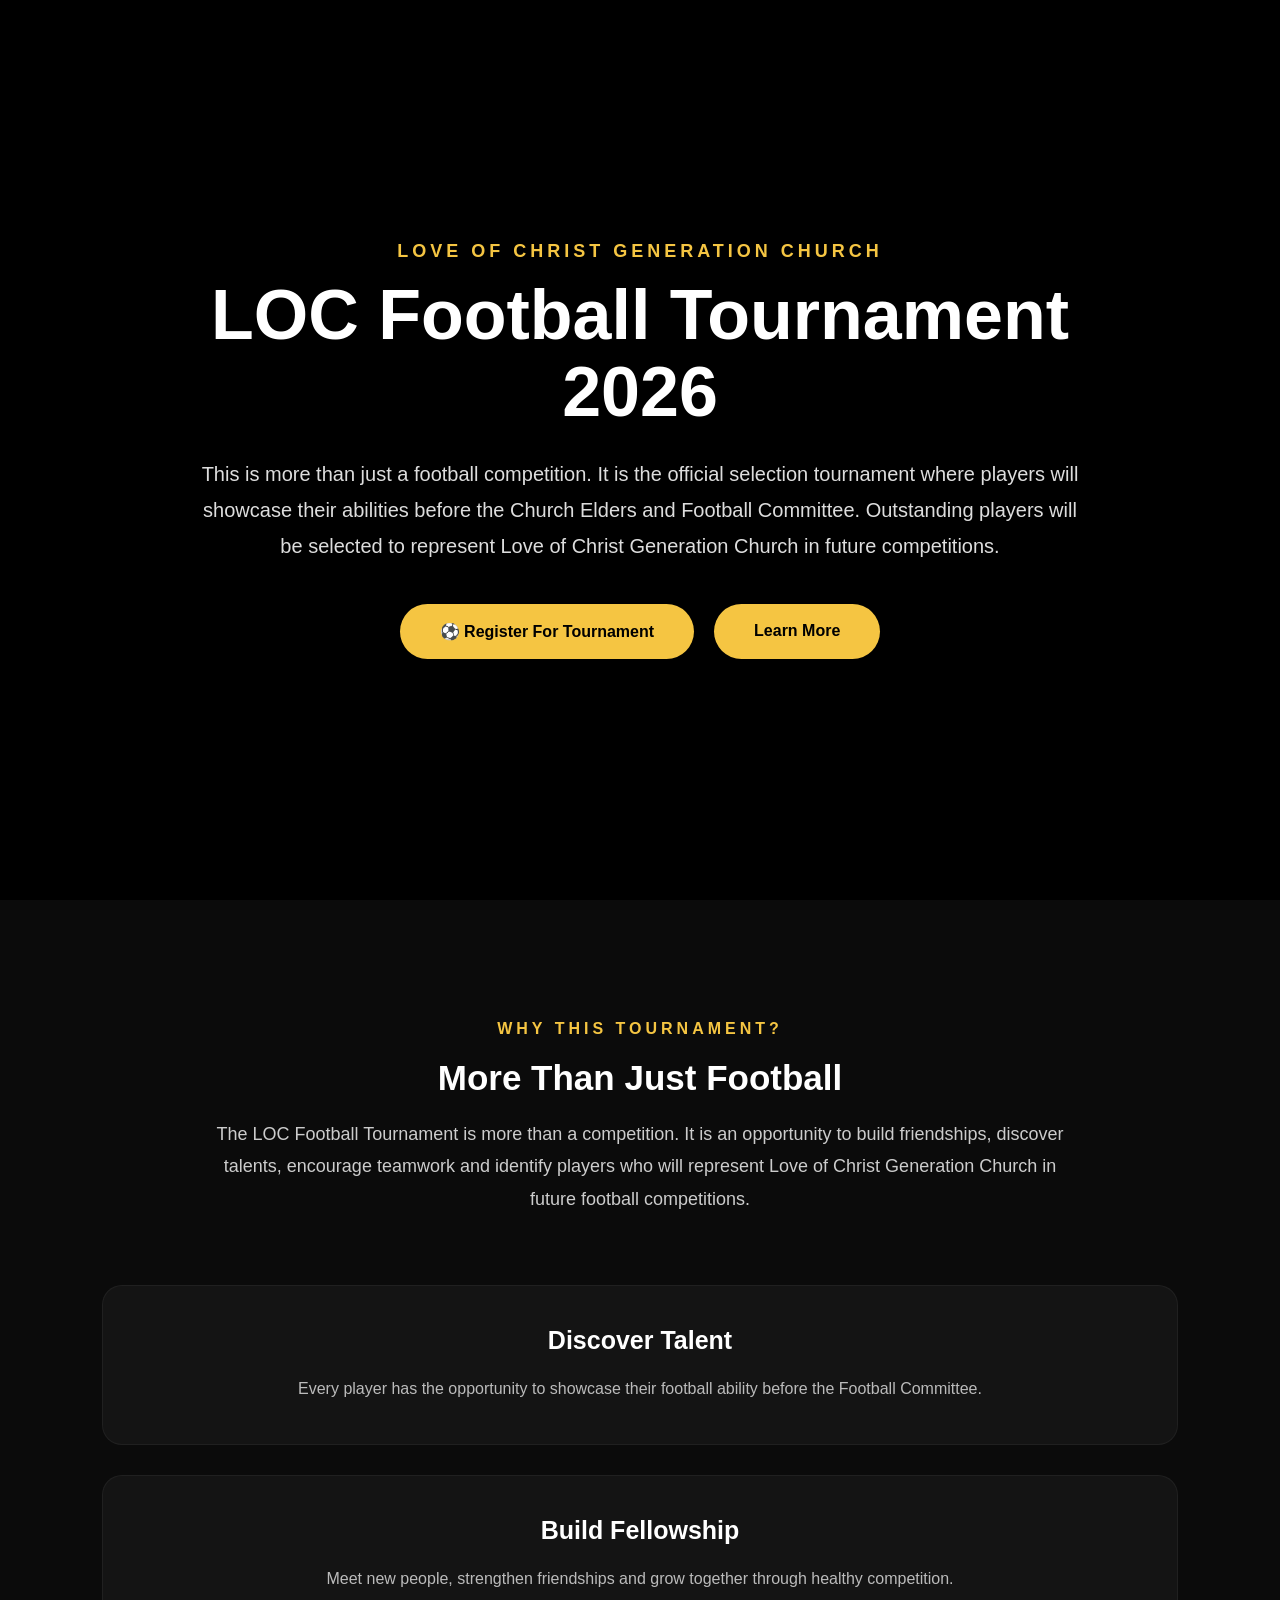
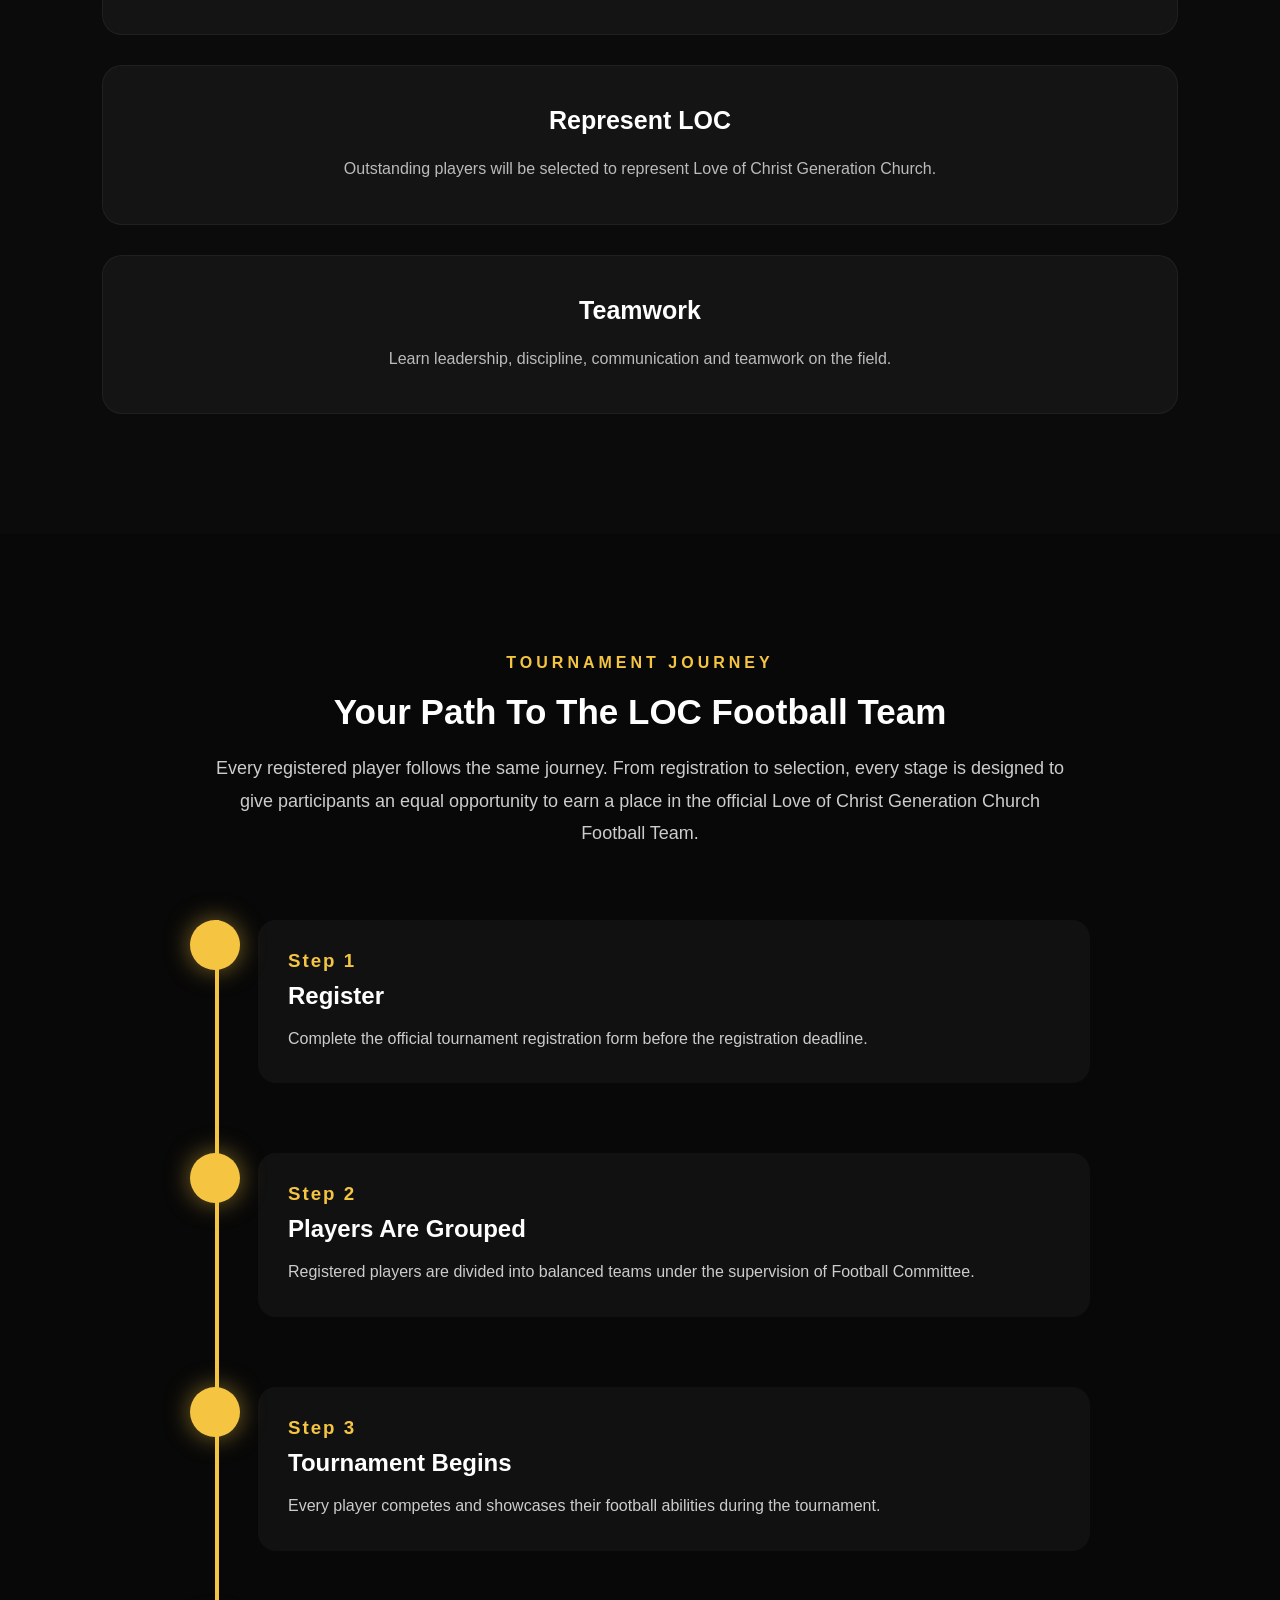
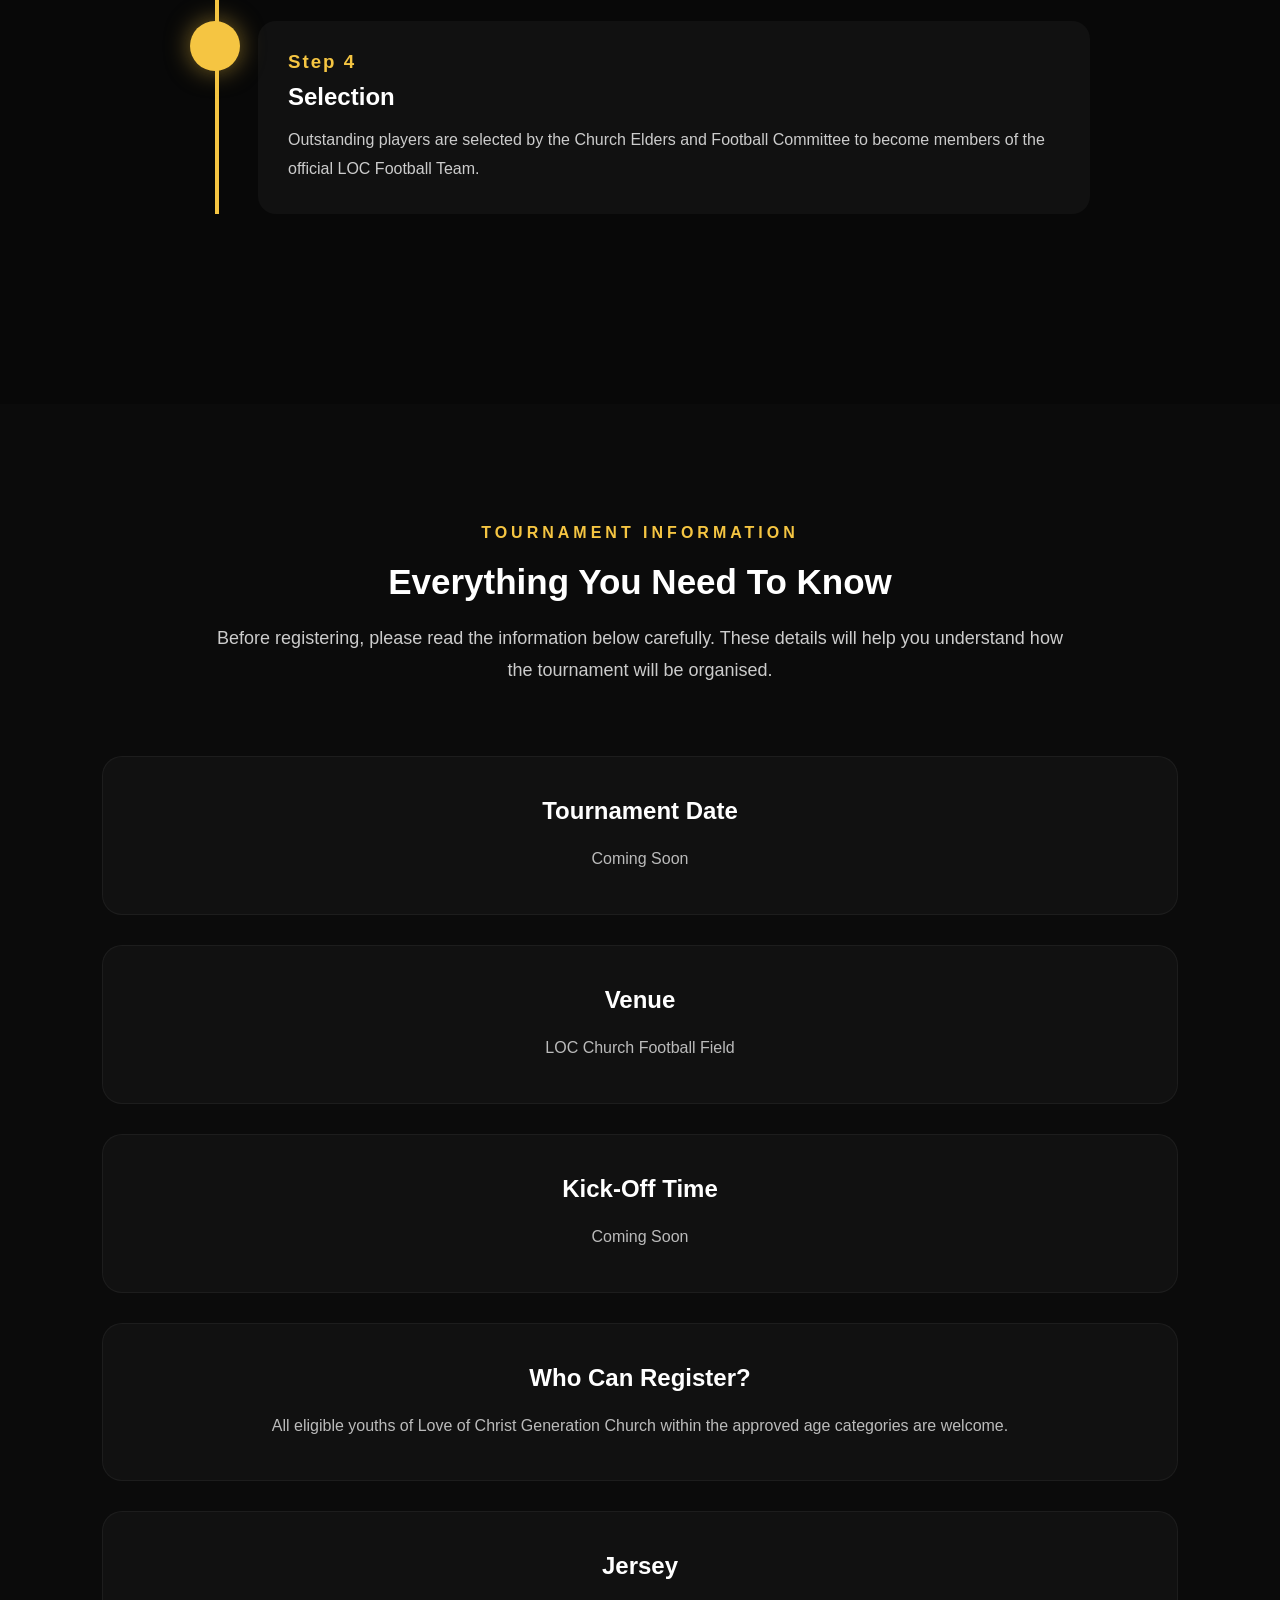
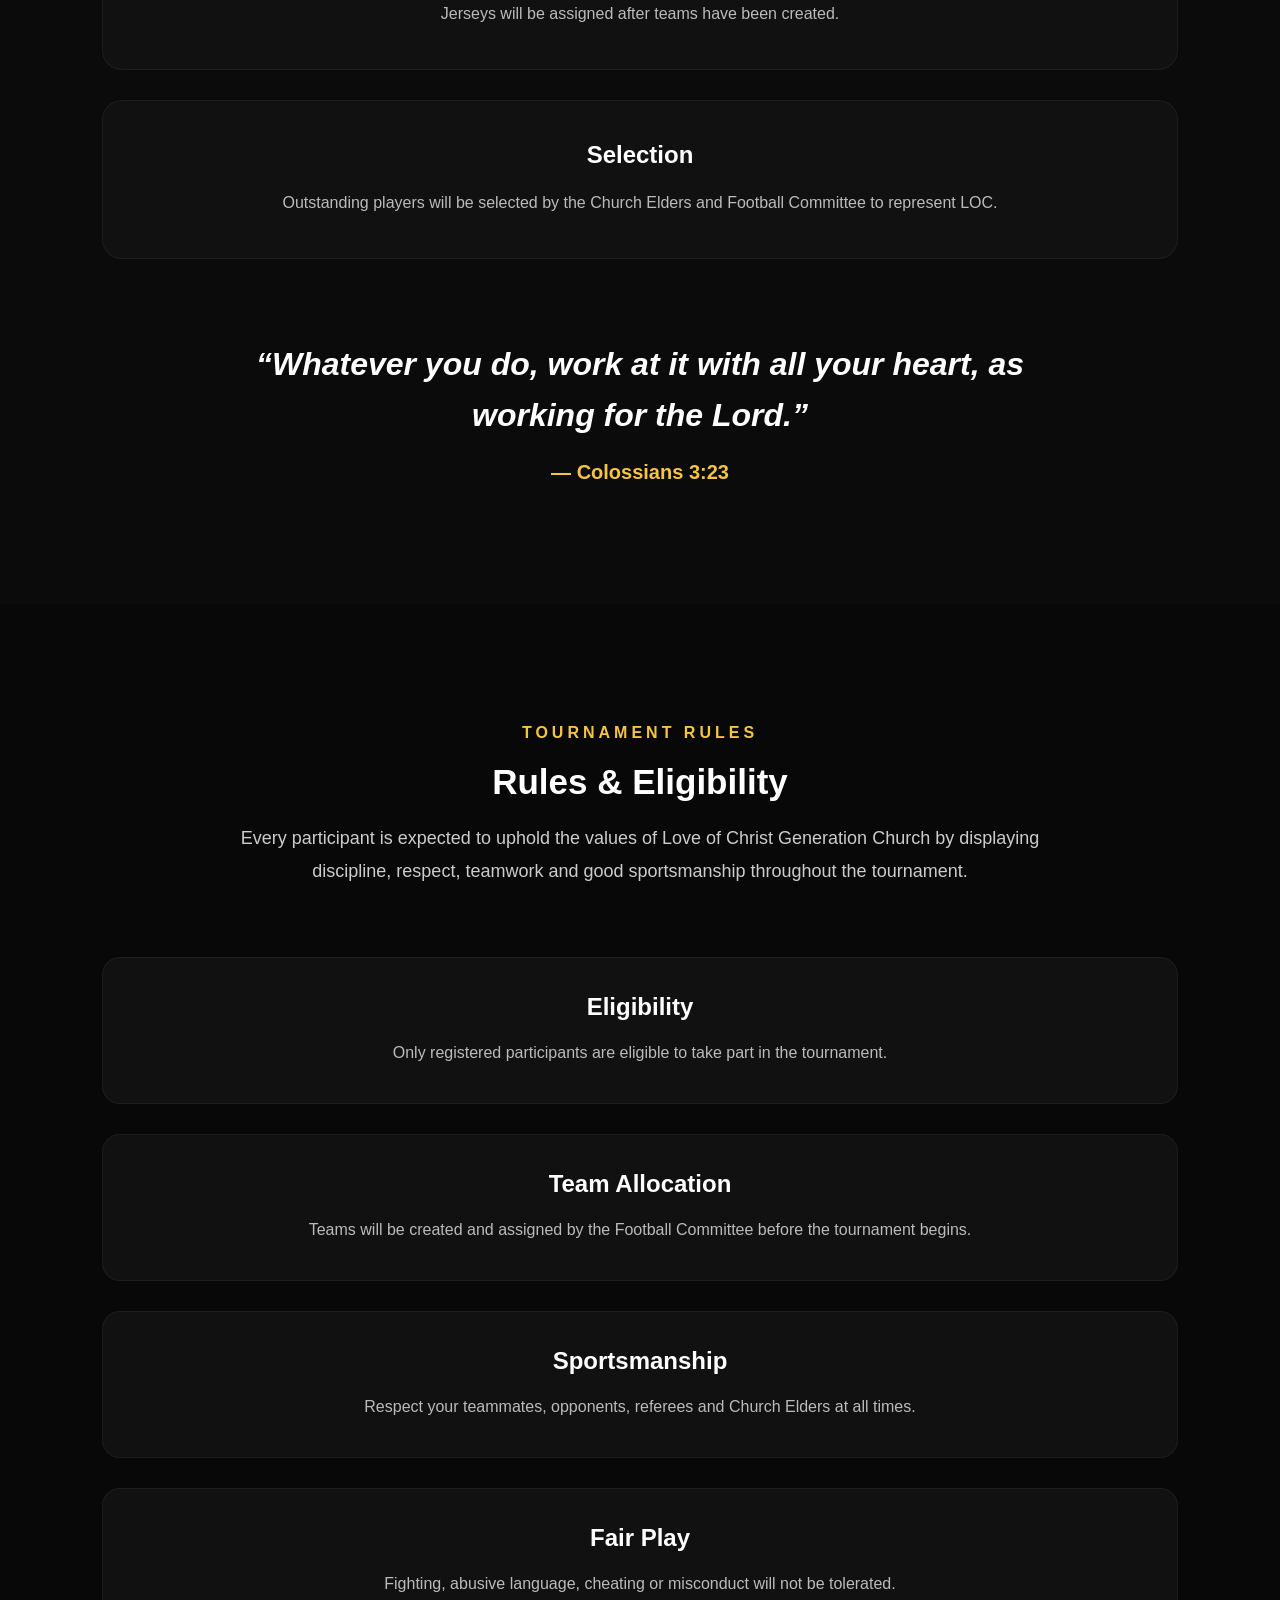
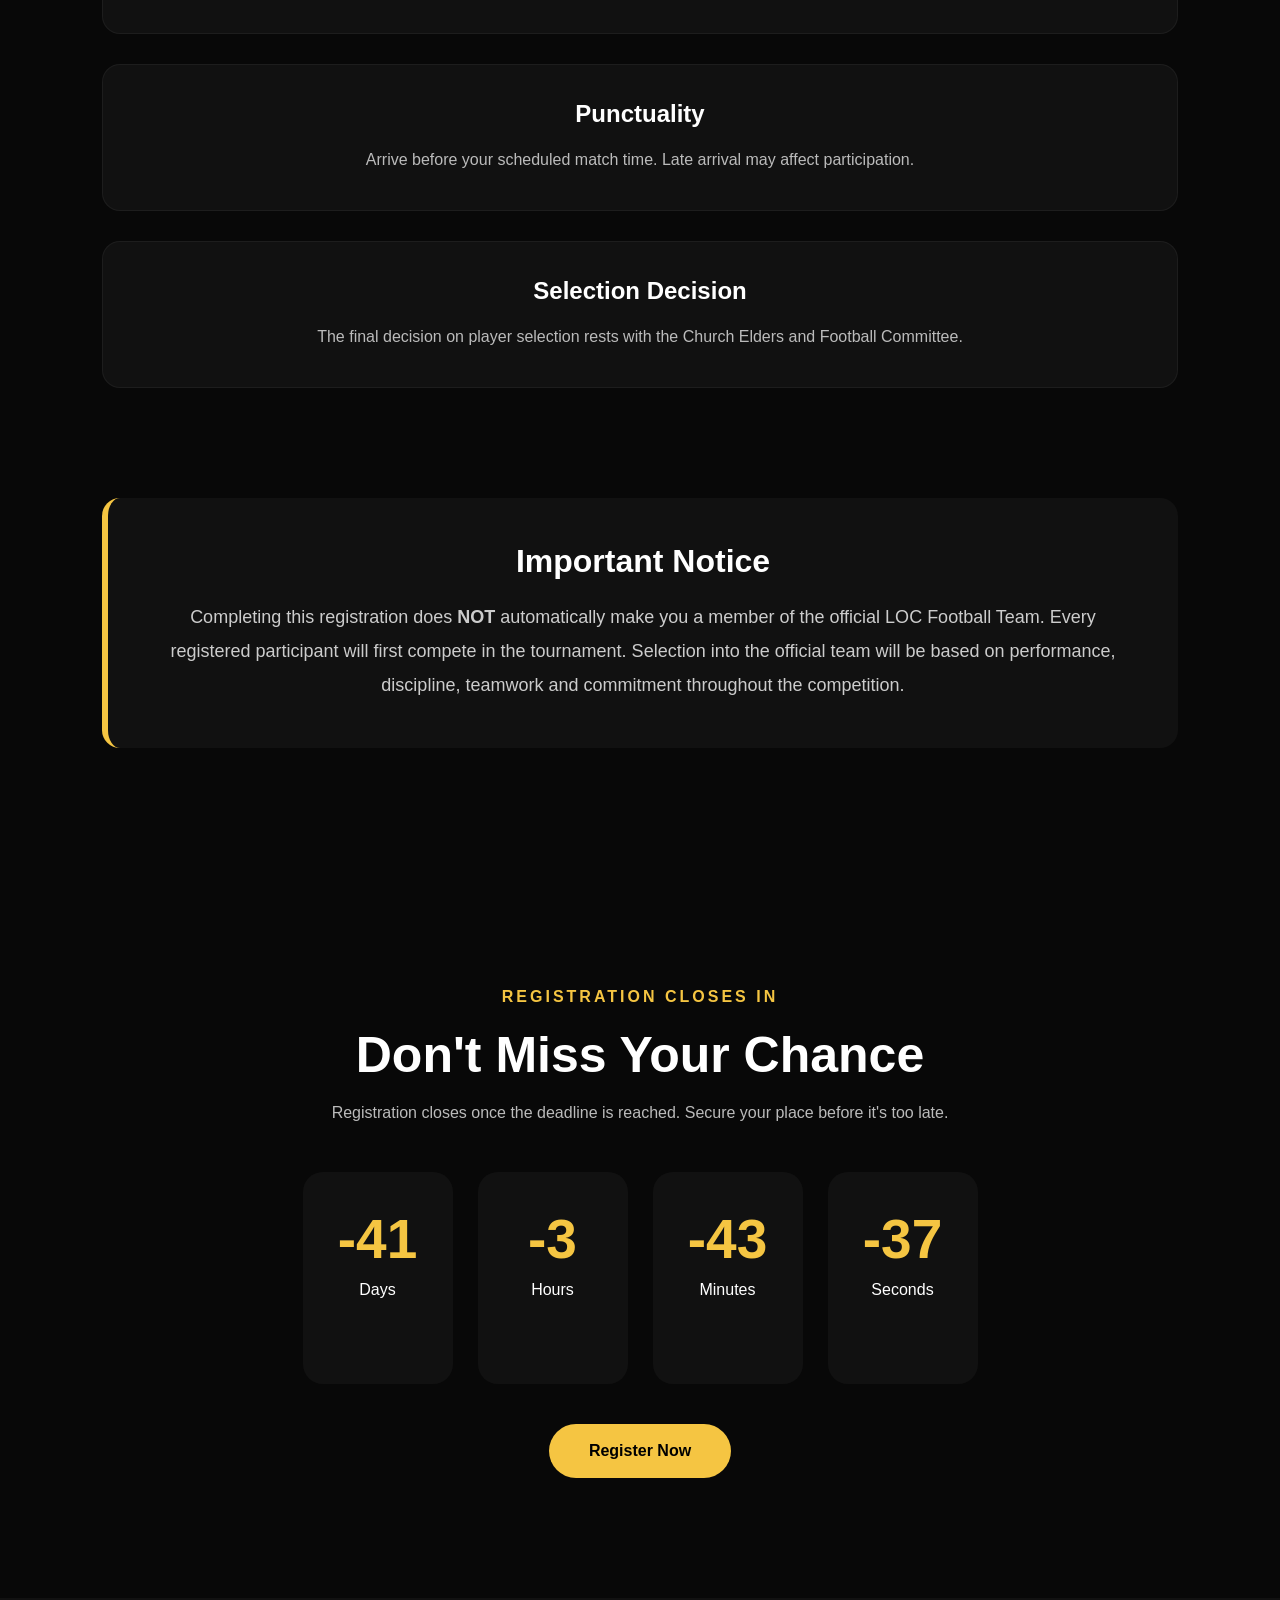
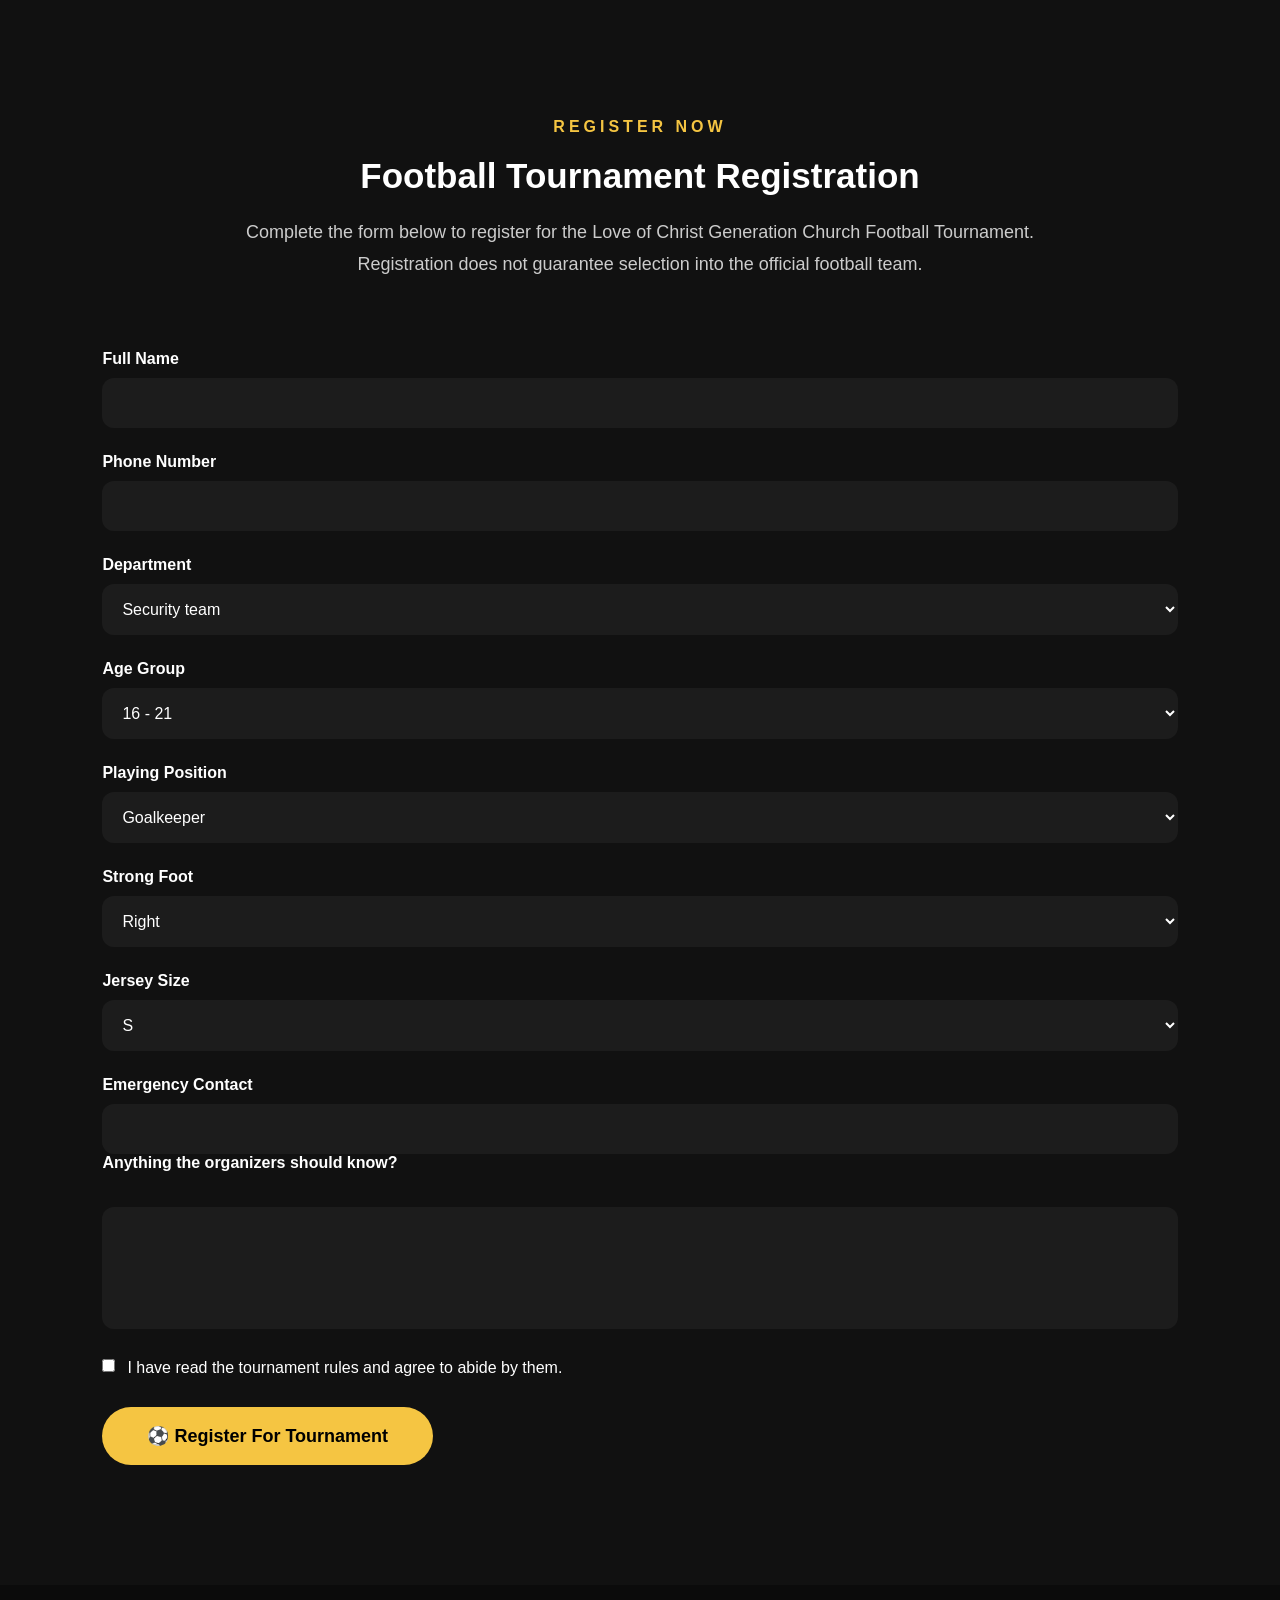
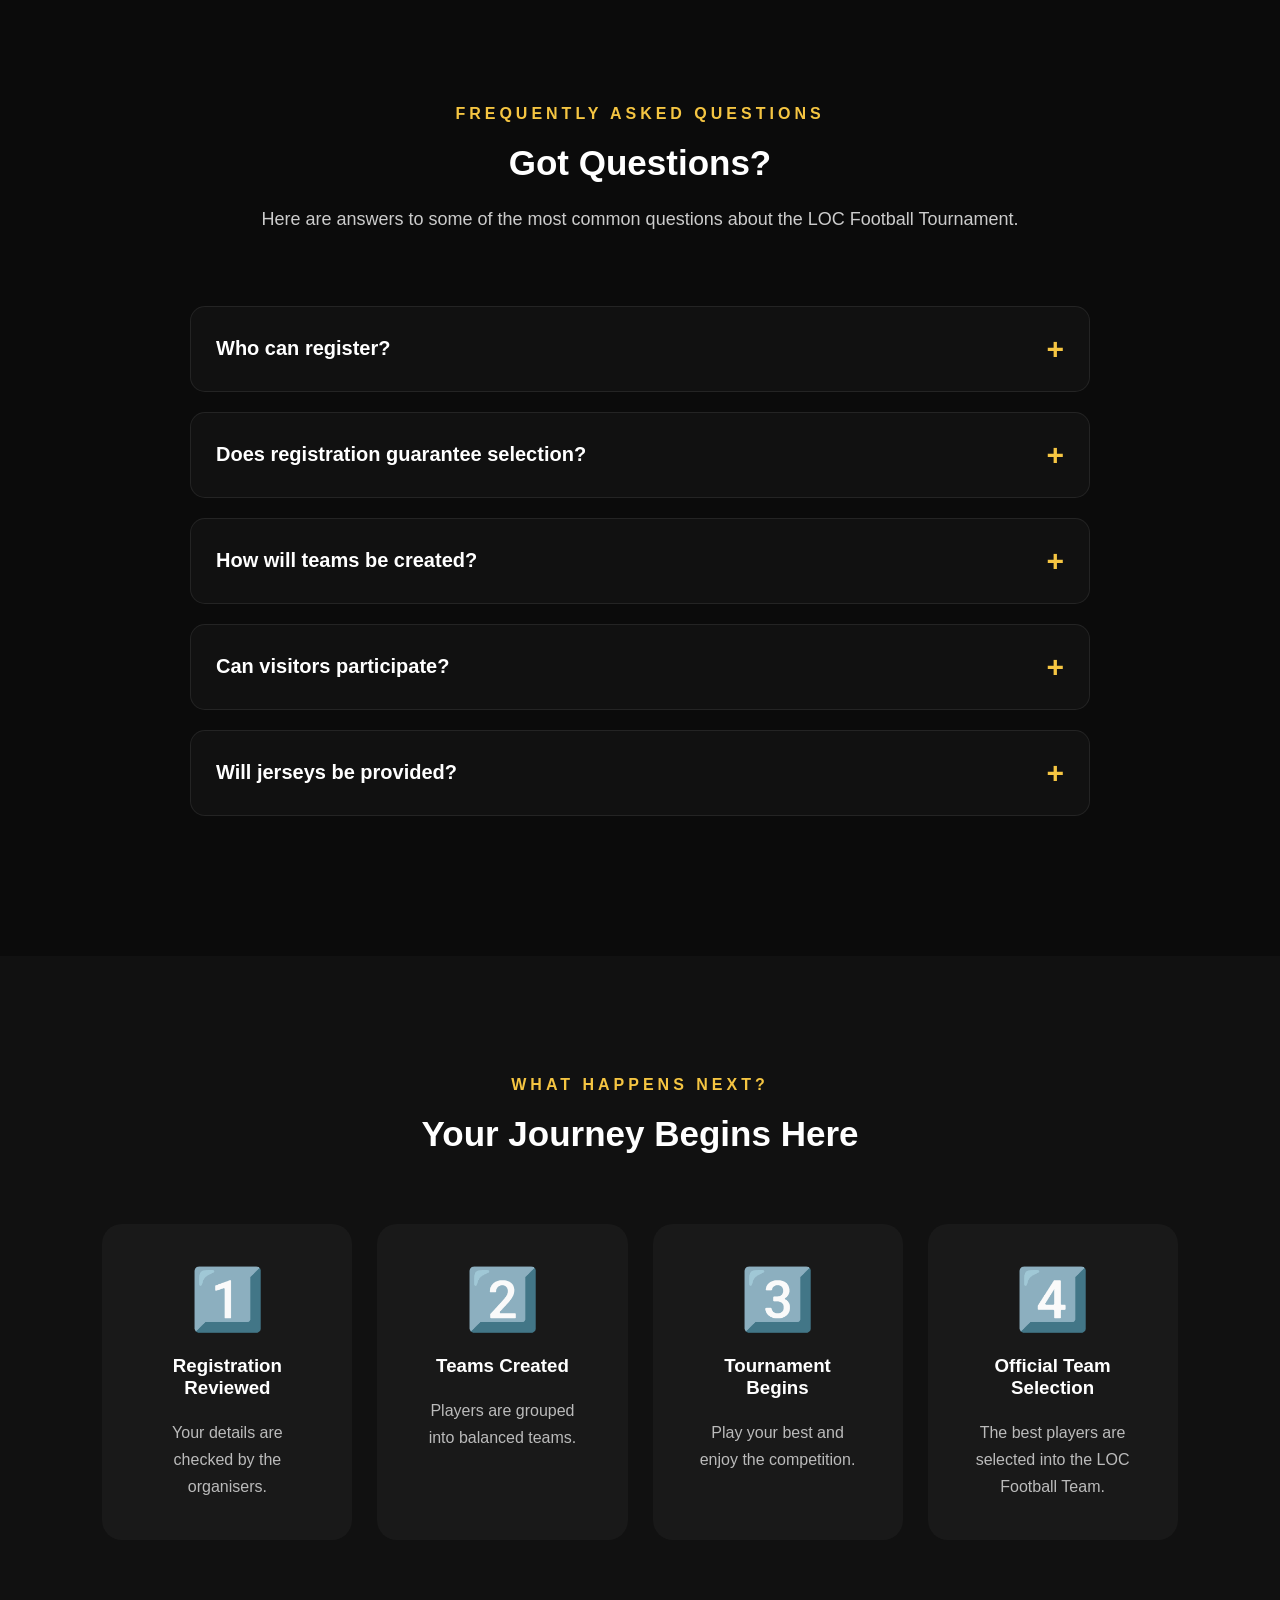
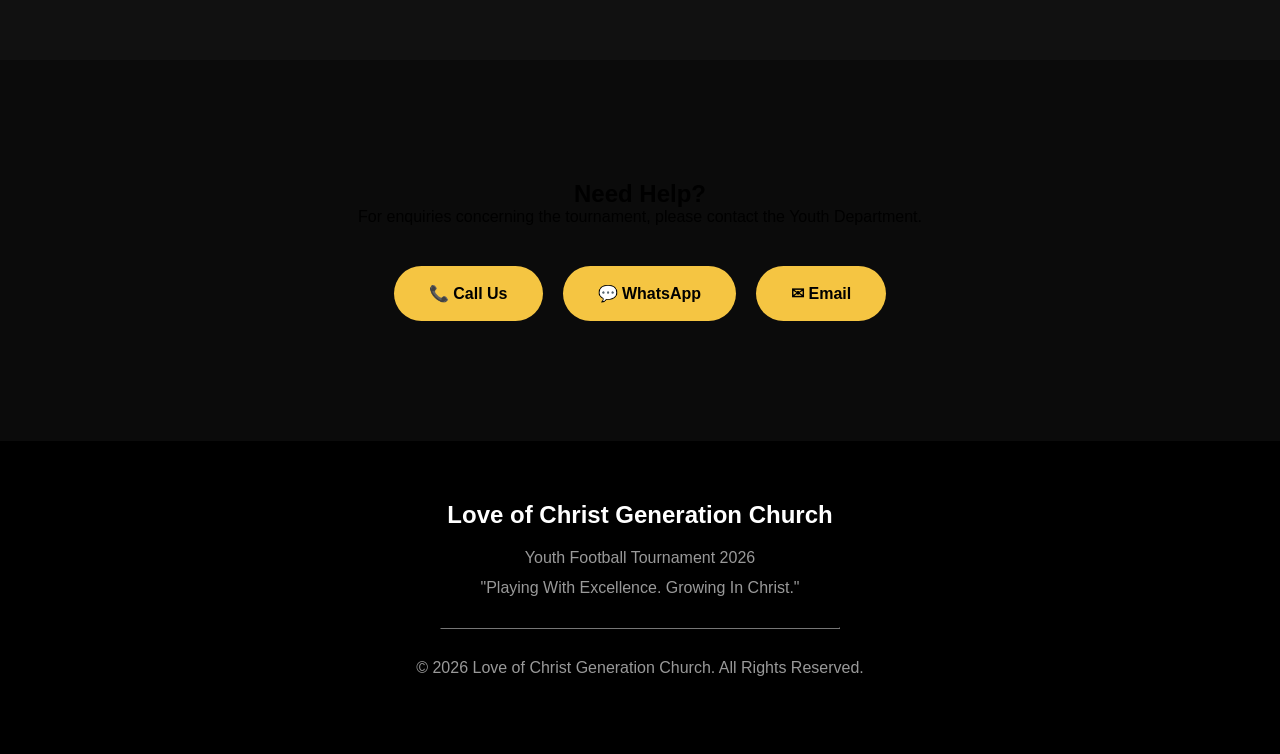
<file: pages/youth.html>
<!DOCTYPE html>
<html lang="en">
    <head>
        <title></title>
        <meta charset="UTF-8">
        <meta name="viewport" content="width=device-width, initial-scale=1">
        <link rel="stylesheet" href="style.css">

    </head>
    <body>
       <!-- ==========================================
        FOOTBALL HERO SECTION
========================================== -->

<section class="football-hero">

    <!-- ===============================
         BACKGROUND VIDEO
         Replace with your own video
         Save as:
         videos/football-hero.mp4
    ================================= -->

    <video autoplay muted loop playsinline class="football-video">

        <source src="videos1/football-hero1.mp4" type="video/mp4">

    </video>

    <div class="football-overlay"></div>

    <div class="football-content">

        <span>

            LOVE OF CHRIST GENERATION CHURCH

        </span>

        <h1>

            LOC Football Tournament 2026

        </h1>

        <p>

            This is more than just a football competition.

            It is the official selection tournament where players will
            showcase their abilities before the Church Elders and Football Committee.

            Outstanding players will be selected to represent
            Love of Christ Generation Church in future competitions.

        </p>

        <div class="football-buttons">

            <a href="#footballForm">

                ⚽ Register For Tournament

            </a>

            <a href="#aboutTournament">

                Learn More

            </a>

        </div>

    </div>

</section>

<!-- ==========================================
        WHY THIS TOURNAMENT
========================================== -->

<section class="why-tournament" id="aboutTournament">

    <div class="section-title">

        <span>WHY THIS TOURNAMENT?</span>

        <h2>
            More Than Just Football
        </h2>

        <p>

            The LOC Football Tournament is more than a competition.
            It is an opportunity to build friendships, discover talents,
            encourage teamwork and identify players who will represent
            Love of Christ Generation Church in future football competitions.

        </p>

    </div>

    <div class="why-grid">

        <div class="why-card">

            <i class="fa-solid fa-futbol"></i>

            <h3>Discover Talent</h3>

            <p>

                Every player has the opportunity to showcase
                their football ability before the Football Committee.

            </p>

        </div>

        <div class="why-card">

            <i class="fa-solid fa-users"></i>

            <h3>Build Fellowship</h3>

            <p>

                Meet new people, strengthen friendships
                and grow together through healthy competition.

            </p>

        </div>

        <div class="why-card">

            <i class="fa-solid fa-trophy"></i>

            <h3>Represent LOC</h3>

            <p>

                Outstanding players will be selected
                to represent Love of Christ Generation Church.

            </p>

        </div>

        <div class="why-card">

            <i class="fa-solid fa-handshake"></i>

            <h3>Teamwork</h3>

            <p>

                Learn leadership, discipline,
                communication and teamwork on the field.

            </p>

        </div>

    </div>

</section>

<!-- ==========================================
        TOURNAMENT JOURNEY
========================================== -->

<section class="timeline-section">

    <div class="section-title">

        <span>TOURNAMENT JOURNEY</span>

        <h2>Your Path To The LOC Football Team</h2>

        <p>

            Every registered player follows the same journey.
            From registration to selection, every stage is designed
            to give participants an equal opportunity to earn a place
            in the official Love of Christ Generation Church Football Team.

        </p>

    </div>

    <div class="timeline">

        <div class="timeline-item reveal">

            <div class="timeline-circle">
                <i class="fa-solid fa-file-signature"></i>
            </div>

            <div class="timeline-content">

                <h3>Step 1</h3>

                <h2>Register</h2>

                <p>

                    Complete the official tournament registration form
                    before the registration deadline.

                </p>

            </div>

        </div>

        <div class="timeline-item reveal">

            <div class="timeline-circle">
                <i class="fa-solid fa-users"></i>
            </div>

            <div class="timeline-content">

                <h3>Step 2</h3>

                <h2>Players Are Grouped</h2>

                <p>

                    Registered players are divided into balanced teams
                    under the supervision of Football Committee.

                </p>

            </div>

        </div>

        <div class="timeline-item reveal">

            <div class="timeline-circle">
                <i class="fa-solid fa-futbol"></i>
            </div>

            <div class="timeline-content">

                <h3>Step 3</h3>

                <h2>Tournament Begins</h2>

                <p>

                    Every player competes and showcases
                    their football abilities during the tournament.

                </p>

            </div>

        </div>

        <div class="timeline-item reveal">

            <div class="timeline-circle">
                <i class="fa-solid fa-trophy"></i>
            </div>

            <div class="timeline-content">

                <h3>Step 4</h3>

                <h2>Selection</h2>

                <p>

                    Outstanding players are selected by
                    the Church Elders and Football Committee
                    to become members of the official
                    LOC Football Team.

                </p>

            </div>

        </div>

    </div>

</section>

<!-- ==========================================
        TOURNAMENT INFORMATION
========================================== -->

<section class="tournament-info-section">

    <div class="section-title">

        <span>TOURNAMENT INFORMATION</span>

        <h2>Everything You Need To Know</h2>

        <p>

            Before registering, please read the information below carefully.
            These details will help you understand how the tournament will be organised.

        </p>

    </div>

    <div class="info-grid">

        <div class="info-card reveal">

            <i class="fa-solid fa-calendar-days"></i>

            <h3>Tournament Date</h3>

            <p>

                <!-- ADD DATE HERE -->

                Coming Soon

            </p>

        </div>

        <div class="info-card reveal">

            <i class="fa-solid fa-location-dot"></i>

            <h3>Venue</h3>

            <p>

                <!-- ADD VENUE HERE -->

                LOC Church Football Field

            </p>

        </div>

        <div class="info-card reveal">

            <i class="fa-solid fa-clock"></i>

            <h3>Kick-Off Time</h3>

            <p>

                <!-- ADD TIME HERE -->

                Coming Soon

            </p>

        </div>

        <div class="info-card reveal">

            <i class="fa-solid fa-user-group"></i>

            <h3>Who Can Register?</h3>

            <p>

                All eligible youths of Love of Christ Generation Church
                within the approved age categories are welcome.

            </p>

        </div>

        <div class="info-card reveal">

            <i class="fa-solid fa-shirt"></i>

            <h3>Jersey</h3>

            <p>

                Jerseys will be assigned after teams have been created.

            </p>

        </div>

        <div class="info-card reveal">

            <i class="fa-solid fa-medal"></i>

            <h3>Selection</h3>

            <p>

                Outstanding players will be selected by the Church Elders
                and Football Committee to represent LOC.

            </p>

        </div>

    </div>
    <div class="tournament-quote">

    <h3>

        “Whatever you do, work at it with all your heart,
        as working for the Lord.”

    </h3>

    <p>— Colossians 3:23</p>

</div>

</section>
<!-- ==========================================
        TOURNAMENT RULES
========================================== -->

<section class="rules-section">

    <div class="section-title">

        <span>TOURNAMENT RULES</span>

        <h2>Rules & Eligibility</h2>

        <p>

            Every participant is expected to uphold the values of
            Love of Christ Generation Church by displaying discipline,
            respect, teamwork and good sportsmanship throughout the tournament.

        </p>

    </div>

    <div class="rules-grid">

        <div class="rule-card reveal">

            <i class="fa-solid fa-user-check"></i>

            <h3>Eligibility</h3>

            <p>

                Only registered participants are eligible to take part
                in the tournament.

            </p>

        </div>

        <div class="rule-card reveal">

            <i class="fa-solid fa-people-group"></i>

            <h3>Team Allocation</h3>

            <p>

                Teams will be created and assigned by the
                Football Committee before the tournament begins.

            </p>

        </div>

        <div class="rule-card reveal">

            <i class="fa-solid fa-handshake-angle"></i>

            <h3>Sportsmanship</h3>

            <p>

                Respect your teammates, opponents,
                referees and Church Elders at all times.

            </p>

        </div>

        <div class="rule-card reveal">

            <i class="fa-solid fa-ban"></i>

            <h3>Fair Play</h3>

            <p>

                Fighting, abusive language,
                cheating or misconduct will not be tolerated.

            </p>

        </div>

        <div class="rule-card reveal">

            <i class="fa-solid fa-clock"></i>

            <h3>Punctuality</h3>

            <p>

                Arrive before your scheduled match time.
                Late arrival may affect participation.

            </p>

        </div>

        <div class="rule-card reveal">

            <i class="fa-solid fa-trophy"></i>

            <h3>Selection Decision</h3>

            <p>

                The final decision on player selection rests with
                the Church Elders and Football Committee.

            </p>

        </div>
        <div class="important-note">

    <i class="fa-solid fa-circle-exclamation"></i>

    <h3>Important Notice</h3>

    <p>

        Completing this registration does <strong>NOT</strong> automatically
        make you a member of the official LOC Football Team.

        Every registered participant will first compete in the tournament.

        Selection into the official team will be based on
        performance, discipline, teamwork and commitment
        throughout the competition.

    </p>

</div>

    </div>

</section>
<!-- ==========================================
        REGISTRATION COUNTDOWN
========================================== -->

<section class="registration-countdown">

    <span>REGISTRATION CLOSES IN</span>

    <h2>Don't Miss Your Chance</h2>

    <p>

        Registration closes once the deadline is reached.
        Secure your place before it's too late.

    </p>

    <div class="countdown-boxes">

        <div class="count-box">

            <h1 id="days">00</h1>

            <p>Days</p>

        </div>

        <div class="count-box">

            <h1 id="hours">00</h1>

            <p>Hours</p>

        </div>

        <div class="count-box">

            <h1 id="minutes">00</h1>

            <p>Minutes</p>

        </div>

        <div class="count-box">

            <h1 id="seconds">00</h1>

            <p>Seconds</p>

        </div>

    </div>

    <a href="#footballForm" class="countdown-btn">

        Register Now

    </a>

</section>

<!-- ==========================================
        FOOTBALL REGISTRATION
========================================== -->

<section class="football-registration" id="footballForm">

    <div class="section-title">

        <span>REGISTER NOW</span>

        <h2>Football Tournament Registration</h2>

        <p>

            Complete the form below to register for the
            Love of Christ Generation Church Football Tournament.

            Registration does not guarantee selection into the official
            football team.

        </p>

    </div>

    <form
    action="https://formspree.io/f/mlgqwjbw"
    method="POST"
    class="football-form">

        <div class="form-grid">

            <div class="input-box">
                <label>Full Name</label>
                <input type="text" name="Full Name" required>
            </div>

            <div class="input-box">
                <label>Phone Number</label>
                <input type="tel" name="Phone Number" required>
            </div>

            <div class="input-box">

                <label>Department</label>

                <select name="Department">

                    <option>Security team</option>

                    <option>Choir</option>

                    <option>Media</option>

                    <option>Army of Salvation</option>

                    <option>Medical</option>

                    <option>Usher</option>

                    <option>Sanitation</option>

                    <option>Welfare</option>

                    <option>Other</option>

                </select>

            </div>

            <div class="input-box">

                <label>Age Group</label>

                <select name="Age Group" required>

                    <option>16 - 21</option>

                    <option>22 - 35</option>

                </select>

            </div>

            <div class="input-box">

                <label>Playing Position</label>

                <select name="Position">

                    <option>Goalkeeper</option>

                    <option>Defender</option>

                    <option>Midfielder</option>

                    <option>Winger</option>

                    <option>Striker</option>

                </select>

            </div>

            <div class="input-box">

                <label>Strong Foot</label>

                <select name="Strong Foot">

                    <option>Right</option>

                    <option>Left</option>

                    <option>Both</option>

                </select>

            </div>

            <div class="input-box">

                <label>Jersey Size</label>

                <select name="Jersey Size">

                    <option>S</option>

                    <option>M</option>

                    <option>L</option>

                    <option>XL</option>

                </select>

            </div>

            <div class="input-box">

                <label>Emergency Contact</label>

                <input type="tel" name="Emergency Contact">

            </div>

        </div>

        <div class="input-box">

            <label>Anything the organizers should know?</label>

            <textarea
            rows="5"
            name="Additional Information"></textarea>

        </div>

        <div class="checkbox">

            <input
            type="checkbox"
            required>

            <span>

                I have read the tournament rules and agree to abide by them.

            </span>

        </div>

        <button>

            ⚽ Register For Tournament

        </button>

    </form>

</section>

<!-- ==========================================
        FAQ SECTION
========================================== -->

<section class="faq-section">

    <div class="section-title">

        <span>FREQUENTLY ASKED QUESTIONS</span>

        <h2>Got Questions?</h2>

        <p>

            Here are answers to some of the most common questions
            about the LOC Football Tournament.

        </p>

    </div>

    <div class="faq-container">

        <div class="faq-item">

            <button class="faq-question">

                Who can register?

                <span>+</span>

            </button>

            <div class="faq-answer">

                <p>

                    Every eligible youth of Love of Christ Generation Church
                    within the approved age group may register for the tournament.

                </p>

            </div>

        </div>

        <div class="faq-item">

            <button class="faq-question">

                Does registration guarantee selection?

                <span>+</span>

            </button>

            <div class="faq-answer">

                <p>

                    No. Registration only qualifies you for the tournament.
                    Selection into the official LOC Football Team depends on
                    your performance, discipline, teamwork and attitude.

                </p>

            </div>

        </div>

        <div class="faq-item">

            <button class="faq-question">

                How will teams be created?

                <span>+</span>

            </button>

            <div class="faq-answer">

                <p>

                    Players will be grouped into balanced teams by the
                    Football Committee under the supervision of the Church Elders.

                </p>

            </div>

        </div>

        <div class="faq-item">

            <button class="faq-question">

                Can visitors participate?

                <span>+</span>

            </button>

            <div class="faq-answer">

                <p>

                    Visitors may participate if approved by the Football Committee
                    and meet the tournament requirements.

                </p>

            </div>

        </div>

        <div class="faq-item">

            <button class="faq-question">

                Will jerseys be provided?

                <span>+</span>

            </button>

            <div class="faq-answer">

                <p>

                    Yes. Jerseys will be assigned after teams have been created
                    before the tournament begins.

                </p>

            </div>

        </div>

    </div>

</section>

<section class="next-section">

<div class="section-title">

<span>WHAT HAPPENS NEXT?</span>

<h2>Your Journey Begins Here</h2>

</div>

<div class="next-grid">

<div>

<h1>1️⃣</h1>

<h3>Registration Reviewed</h3>

<p>Your details are checked by the organisers.</p>

</div>

<div>

<h1>2️⃣</h1>

<h3>Teams Created</h3>

<p>Players are grouped into balanced teams.</p>

</div>

<div>

<h1>3️⃣</h1>

<h3>Tournament Begins</h3>

<p>Play your best and enjoy the competition.</p>

</div>

<div>

<h1>4️⃣</h1>

<h3>Official Team Selection</h3>

<p>The best players are selected into the LOC Football Team.</p>

</div>

</div>

</section>

<section class="football-contact">

<h2>Need Help?</h2>

<p>

For enquiries concerning the tournament,
please contact the Youth Department.

</p>

<div class="contact-buttons">

<a href="tel:+234XXXXXXXXXX">

📞 Call Us

</a>

<a href="https://wa.me/234XXXXXXXXXX">

💬 WhatsApp

</a>

<a href="mailto:locfootball@gmail.com">

✉ Email

</a>

</div>

</section>

<footer>

<h2>

Love of Christ Generation Church

</h2>

<p>

Youth Football Tournament 2026

</p>

<p>

"Playing With Excellence. Growing In Christ."

</p>

<hr>

<p>

© 2026 Love of Christ Generation Church.
All Rights Reserved.

</p>

</footer>
    <!-- JavaScript -->
<script src="script.js"></script>

</body>

</html>
    </body>
</html>
</file>
<file: pages/style.css>
/* ==========================================
   RESET
========================================== */

*{
    margin:0;
    padding:0;
    box-sizing:border-box;
}

html{
    scroll-behavior:smooth;
}

body{
    margin:0;
    padding:0;
    overflow-x:hidden;
    background:#000;
    font-family:Arial, Helvetica, sans-serif;
}

/* ==========================================
FOOTBALL HERO
========================================== */

/* ==========================================
   FOOTBALL HERO
========================================== */

.football-hero{

    position:relative;

    width:100%;

    min-height:100vh;

    display:flex;

    justify-content:center;

    align-items:center;

    overflow:hidden;

    margin:0;

    padding:0;

}

.football-video{

    position:absolute;

    top:0;

    left:0;

    width:100%;

    height:100%;

    object-fit:cover;

    z-index:1;

}

.football-overlay{

    position:absolute;

    inset:0;

    background:rgba(0,0,0,.60);

    z-index:2;

}

.football-content{

    position:relative;

    z-index:3;

    max-width:900px;

    width:90%;

    text-align:center;

    color:white;

}

.football-content span{

    display:block;

    color:#f5c542;

    letter-spacing:4px;

    font-size:18px;

    font-weight:bold;

    margin-bottom:15px;

}

.football-content h1{

    font-size:70px;

    margin-bottom:25px;

    line-height:1.1;

    transition:opacity .5s ease;

}

.football-content p{

    font-size:20px;

    line-height:1.8;

    color:#ddd;

    margin-bottom:40px;

}

.football-buttons{

    display:flex;

    justify-content:center;

    gap:20px;

    flex-wrap:wrap;

}

.football-buttons a{

    text-decoration:none;

    background:#f5c542;

    color:#000;

    padding:18px 40px;

    border-radius:50px;

    font-weight:bold;

    transition:.3s;

}

.football-buttons a:hover{

    background:#fff;

    transform:translateY(-5px);

}

/* ==========================================
WHY TOURNAMENT
========================================== */

.why-tournament{

padding:120px 8%;

background:#0b0b0b;

}

.section-title{

text-align:center;

max-width:850px;

margin:auto;

margin-bottom:70px;

}

.section-title span{

color:#f5c542;

letter-spacing:4px;

font-weight:bold;

}

.section-title h2{

font-size:50px;

color:white;

margin:20px 0;

}

.section-title p{

color:#ccc;

line-height:1.8;

font-size:18px;

}

.why-grid{

display:grid;

grid-template-columns:repeat(2,1fr);

gap:30px;

}

.why-card{

background:#141414;

padding:40px;

border-radius:20px;

text-align:center;

transition:.4s;

border:1px solid rgba(255,255,255,.05);

}

.why-card:hover{

transform:translateY(-12px);

box-shadow:0 20px 40px rgba(0,0,0,.4);

border-color:#f5c542;

}

.why-card i{

font-size:55px;

color:#f5c542;

margin-bottom:25px;

}

.why-card h3{

color:white;

margin-bottom:20px;

font-size:25px;

}

.why-card p{

color:#bbb;

line-height:1.8;

}

.why-grid{

grid-template-columns:1fr;

}

.section-title h2{

font-size:35px;

}

/* ==========================================
TOURNAMENT TIMELINE
========================================== */

.timeline-section{

padding:120px 8%;

background:#080808;

}

.timeline{

position:relative;

max-width:900px;

margin:70px auto 0;

}

.timeline::before{

content:"";

position:absolute;

left:35px;

top:0;

bottom:0;

width:4px;

background:#f5c542;

}

.timeline-item{

display:flex;

align-items:flex-start;

gap:30px;

margin-bottom:70px;

position:relative;

}

.timeline-circle{

width:70px;

height:70px;

background:#f5c542;

border-radius:50%;

display:flex;

justify-content:center;

align-items:center;

font-size:28px;

color:#000;

z-index:2;

flex-shrink:0;

box-shadow:0 0 25px rgba(245,197,66,.5);

}

.timeline-content{

background:#111;

padding:30px;

border-radius:18px;

width:100%;

transition:.4s;

}

.timeline-content:hover{

transform:translateY(-8px);

border-left:5px solid #f5c542;

}

.timeline-content h3{

color:#f5c542;

margin-bottom:10px;

letter-spacing:2px;

}

.timeline-content h2{

color:white;

margin-bottom:15px;

font-size:30px;

}

.timeline-content p{

color:#ccc;

line-height:1.8;

}

.timeline::before{

left:25px;

}

.timeline-circle{

width:50px;

height:50px;

font-size:20px;

}

.timeline-content h2{

font-size:24px;

}

.timeline-item{

gap:18px;

}

/* ==========================================
TOURNAMENT INFORMATION
========================================== */

.tournament-info-section{

padding:120px 8%;

background:#0b0b0b;

}

.info-grid{

display:grid;

grid-template-columns:repeat(3,1fr);

gap:30px;

margin-top:60px;

}

.info-card{

background:#111;

padding:40px 30px;

border-radius:20px;

text-align:center;

transition:.4s;

border:1px solid rgba(255,255,255,.05);

}

.info-card:hover{

transform:translateY(-10px);

border-color:#f5c542;

box-shadow:0 20px 40px rgba(0,0,0,.4);

}

.info-card i{

font-size:55px;

color:#f5c542;

margin-bottom:25px;

}

.info-card h3{

color:white;

margin-bottom:20px;

font-size:24px;

}

.info-card p{

color:#bbb;

line-height:1.8;


}

.info-grid{

grid-template-columns:1fr;

}

.tournament-quote{

margin-top:80px;

text-align:center;

max-width:800px;

margin-left:auto;

margin-right:auto;

}

.tournament-quote h3{

color:white;

font-size:32px;

font-style:italic;

line-height:1.6;

}

.tournament-quote p{

margin-top:20px;

color:#f5c542;

font-size:20px;

font-weight:bold;

}

/* ==========================================
TOURNAMENT RULES
========================================== */

.rules-section{

    padding:120px 8%;

    background:#080808;

}

.rules-grid{

    display:grid;

    grid-template-columns:repeat(3,1fr);

    gap:30px;

    margin-top:60px;

}

.rule-card{

    background:#111;

    padding:35px;

    border-radius:18px;

    text-align:center;

    transition:.4s;

    border:1px solid rgba(255,255,255,.05);

}

.rule-card:hover{

    transform:translateY(-10px);

    border-color:#f5c542;

    box-shadow:0 20px 35px rgba(0,0,0,.4);

}

.rule-card i{

    font-size:55px;

    color:#f5c542;

    margin-bottom:20px;

}

.rule-card h3{

    color:white;

    margin-bottom:18px;

    font-size:24px;

}

.rule-card p{

    color:#bbb;

    line-height:1.8;

}

.rules-grid{

    grid-template-columns:1fr;

}
.important-note{

    margin-top:80px;

    background:#111;

    padding:45px;

    border-left:6px solid #f5c542;

    border-radius:18px;

    text-align:center;

}

.important-note i{

    font-size:60px;

    color:#f5c542;

    margin-bottom:20px;

}

.important-note h3{

    color:white;

    margin-bottom:20px;

    font-size:32px;

}

.important-note p{

    color:#ccc;

    font-size:18px;

    line-height:1.9;

}

/* ==========================================
FOOTBALL FORM
========================================== */

.football-registration{

padding:120px 8%;

background:#111;

}

.football-form{

max-width:1100px;

margin:auto;

margin-top:60px;

}

.form-grid{

display:grid;

grid-template-columns:repeat(2,1fr);

gap:25px;

}

.input-box{

display:flex;

flex-direction:column;

}

.input-box label{

color:white;

margin-bottom:10px;

font-weight:bold;

}

.input-box input,
.input-box select,
.input-box textarea{

padding:16px;

border:none;

border-radius:12px;

background:#1c1c1c;

color:white;

font-size:16px;

outline:none;

}

.input-box textarea{

margin-top:25px;

resize:none;

}

.checkbox{

display:flex;

gap:12px;

margin:30px 0;

align-items:flex-start;

color:white;

}

.football-form button{

background:#f5c542;

color:black;

padding:18px 45px;

border:none;

border-radius:40px;

font-size:18px;

font-weight:bold;

cursor:pointer;

transition:.4s;

}

.football-form button:hover{

background:white;

transform:translateY(-5px);

}

.form-grid{

grid-template-columns:1fr;

}

/* ==========================================
FAQ SECTION
========================================== */

.faq-section{

    padding:120px 8%;

    background:#0b0b0b;

}

.faq-container{

    max-width:900px;

    margin:60px auto 0;

}

.faq-item{

    margin-bottom:20px;

    border-radius:15px;

    overflow:hidden;

    background:#111;

    border:1px solid rgba(255,255,255,.08);

}

.faq-question{

    width:100%;

    background:none;

    border:none;

    color:white;

    font-size:20px;

    font-weight:bold;

    text-align:left;

    padding:25px;

    display:flex;

    justify-content:space-between;

    align-items:center;

    cursor:pointer;

    transition:.3s;

}

.faq-question:hover{

    background:#181818;

}

.faq-question span{

    font-size:30px;

    color:#f5c542;

    transition:.3s;

}

.faq-answer{

    max-height:0;

    overflow:hidden;

    transition:max-height .4s ease;

}

.faq-answer p{

    color:#ccc;

    line-height:1.8;

    padding:0 25px 25px;

}

/* ==========================================
REGISTRATION COUNTDOWN
========================================== */

.registration-countdown{

padding:120px 8%;

background:#080808;

text-align:center;

}

.registration-countdown span{

color:#f5c542;

letter-spacing:3px;

font-weight:bold;

}

.registration-countdown h2{

font-size:50px;

color:white;

margin:20px 0;

}

.registration-countdown p{

color:#bbb;

margin-bottom:50px;

}

.countdown-boxes{

display:flex;

justify-content:center;

gap:25px;

flex-wrap:wrap;

margin-bottom:40px;

}

.count-box{

width:150px;

background:#111;

padding:35px;

border-radius:20px;

}

.count-box h1{

font-size:55px;

color:#f5c542;

}

.count-box p{

color:white;

margin-top:10px;

}

.countdown-btn{

display:inline-block;

padding:18px 40px;

background:#f5c542;

color:black;

text-decoration:none;

border-radius:50px;

font-weight:bold;

transition:.4s;

}

.countdown-btn:hover{

background:white;

}

.next-section{

padding:120px 8%;

background:#111;

}

.next-grid{

display:grid;

grid-template-columns:repeat(4,1fr);

gap:25px;

margin-top:60px;

}

.next-grid div{

background:#191919;

padding:40px;

text-align:center;

border-radius:20px;

transition:.4s;

}

.next-grid div:hover{

transform:translateY(-10px);

border-bottom:5px solid #f5c542;

}

.next-grid h1{

font-size:60px;

}

.next-grid h3{

color:white;

margin:20px 0;

}

.next-grid p{

color:#bbb;

line-height:1.7;

}

.football-contact{

padding:120px 8%;

background:#0b0b0b;

text-align:center;

}

.contact-buttons{

margin-top:40px;

display:flex;

justify-content:center;

gap:20px;

flex-wrap:wrap;

}

.contact-buttons a{

background:#f5c542;

padding:18px 35px;

border-radius:50px;

text-decoration:none;

color:black;

font-weight:bold;

transition:.4s;

}

.contact-buttons a:hover{

background:white;

}


footer{

padding:60px 8%;

background:black;

text-align:center;

}

footer h2{

color:white;

margin-bottom:20px;

}

footer p{

color:#999;

margin:12px 0;

}

footer hr{

margin:30px auto;

max-width:400px;

border-color:#222;

}

@media (max-width:768px){

    /* WHY TOURNAMENT */

    .why-grid{

        grid-template-columns:1fr;

    }

    .section-title h2{

        font-size:35px;

    }

    /* TIMELINE */

    .timeline::before{

        left:25px;

    }

    .timeline-circle{

        width:50px;

        height:50px;

        font-size:20px;

    }

    .timeline-content h2{

        font-size:24px;

    }

    .timeline-item{

        gap:18px;

    }

    /* TOURNAMENT INFO */

    .info-grid{

        grid-template-columns:1fr;

    }

    /* RULES */

    .rules-grid{

        grid-template-columns:1fr;

    }

    /* REGISTRATION FORM */

    .form-grid{

        grid-template-columns:1fr;

    }

    /* WHAT HAPPENS NEXT */

    .next-grid{

        grid-template-columns:1fr;

    }

    .next-grid div{

        padding:30px;

    }

    .next-grid h1{

        font-size:45px;

    }

    /* CONTACT */

    .contact-buttons{

        flex-direction:column;

        align-items:center;

    }

    .contact-buttons a{

        width:100%;

        max-width:300px;

        text-align:center;

    }

    /* FOOTBALL HERO */

    .football-content h1{

        font-size:42px;

    }

    .football-content p{

        font-size:17px;

    }

    .football-buttons{

        flex-direction:column;

        align-items:center;

    }

    .football-buttons a{

        width:100%;

        max-width:300px;

    }

    /* COUNTDOWN */

    .count-box{

        width:120px;

    }

    .count-box h1{

        font-size:40px;

    }

    /* SCRIPTURE */

    .football-scripture blockquote{

        font-size:26px;

    }

}
</file>
